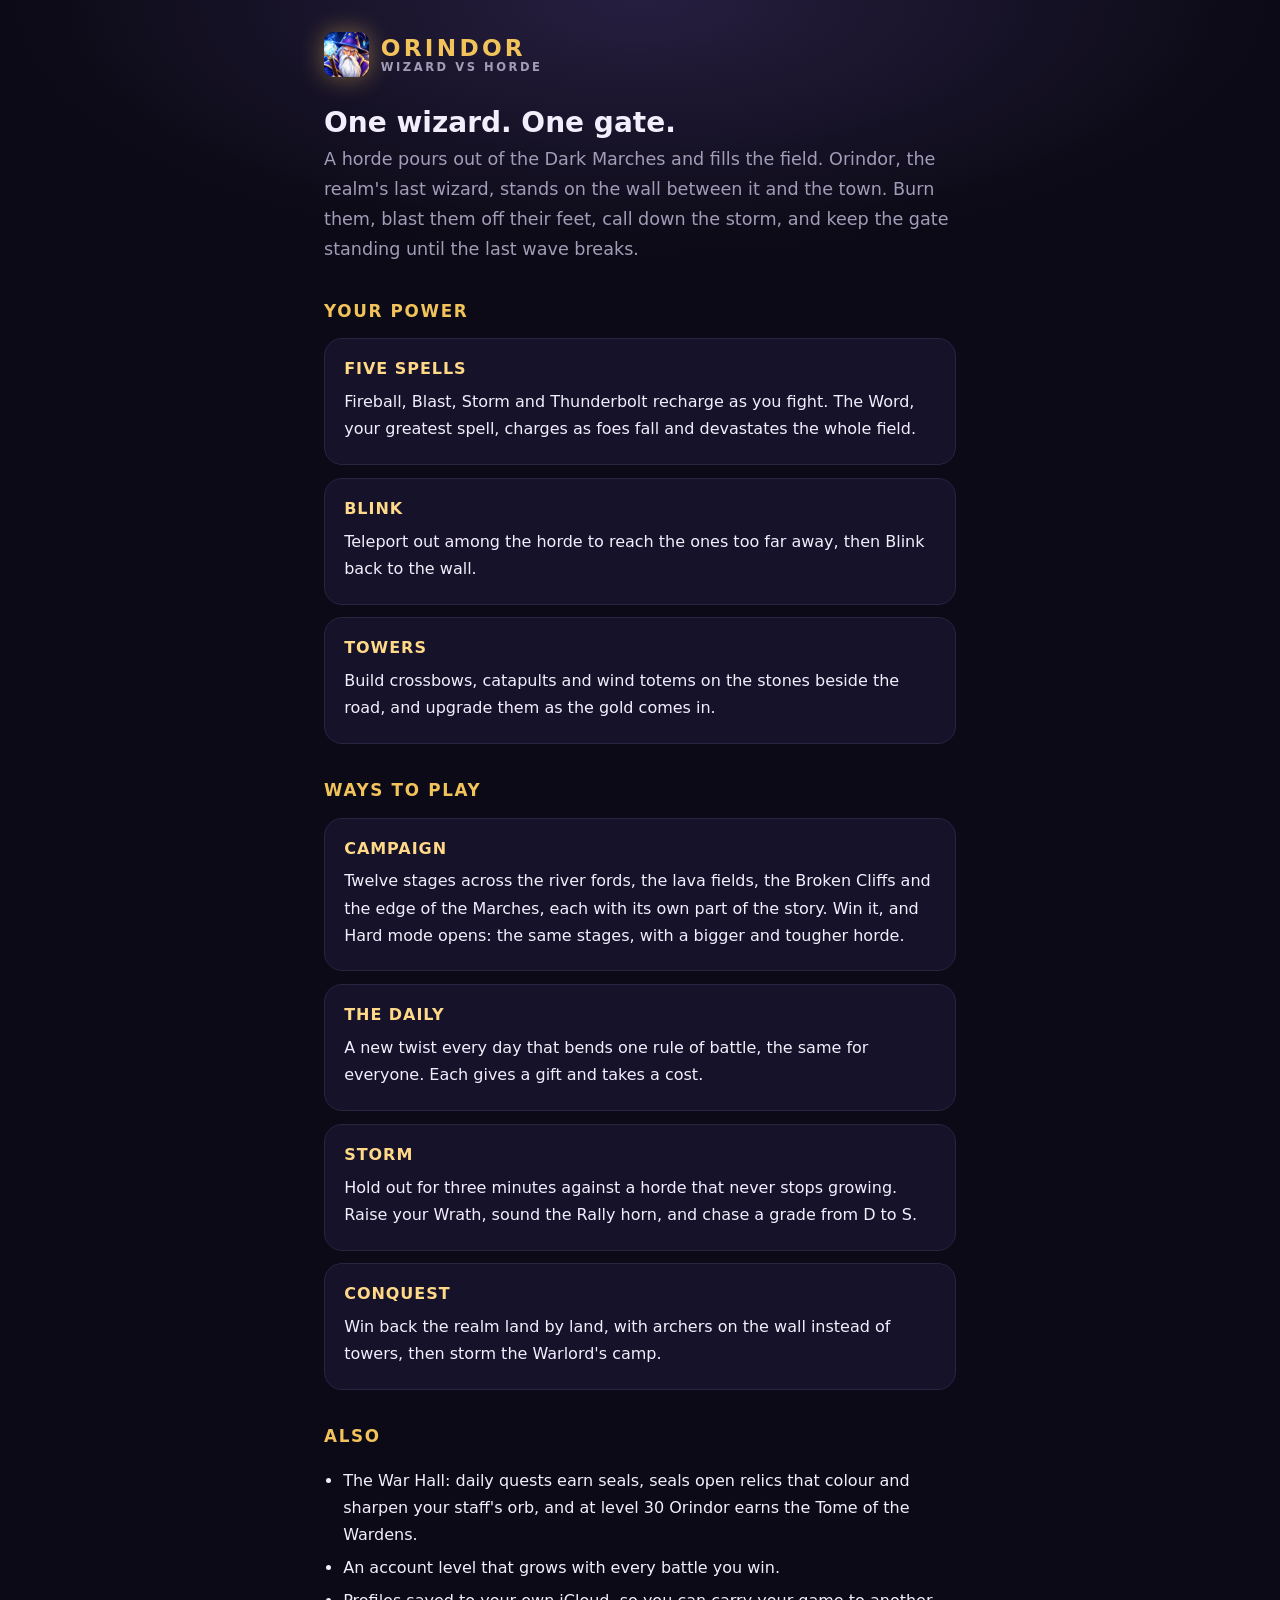
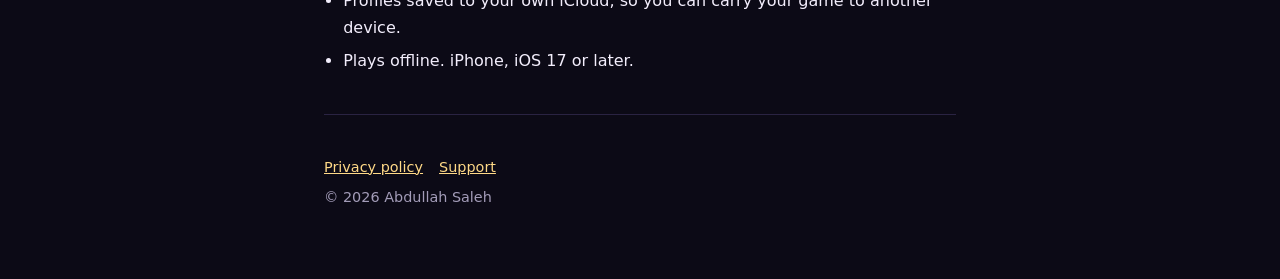
<file: index.html>
<!DOCTYPE html>
<html lang="en">
<head>
<meta charset="utf-8">
<meta name="viewport" content="width=device-width, initial-scale=1">
<title>Orindor: Wizard VS Horde — hold the gate</title>
<meta name="description" content="Orindor: Wizard VS Horde is a fantasy defense game for iPhone. Stand on the wall as Orindor, the realm's last wizard, and hold the gate against a horde that fills the field, with five spells, Blink, towers and the deadly ground itself.">
<link rel="icon" href="icon.png">
<link rel="apple-touch-icon" href="icon.png">
<link rel="stylesheet" href="style.css">
</head>
<body>
<a class="brand" href="./"><img src="icon.png" alt=""><span><b>ORINDOR</b><small>WIZARD VS HORDE</small></span></a>

<h1>One wizard. One gate.</h1>
<p class="lede">A horde pours out of the Dark Marches and fills the field. Orindor, the realm's last wizard, stands on the wall between it and the town. Burn them, blast them off their feet, call down the storm, and keep the gate standing until the last wave breaks.</p>

<h2>Your power</h2>
<div class="card"><strong>FIVE SPELLS</strong><p>Fireball, Blast, Storm and Thunderbolt recharge as you fight. The Word, your greatest spell, charges as foes fall and devastates the whole field.</p></div>
<div class="card"><strong>BLINK</strong><p>Teleport out among the horde to reach the ones too far away, then Blink back to the wall.</p></div>
<div class="card"><strong>TOWERS</strong><p>Build crossbows, catapults and wind totems on the stones beside the road, and upgrade them as the gold comes in.</p></div>

<h2>Ways to play</h2>
<div class="card"><strong>CAMPAIGN</strong><p>Twelve stages across the river fords, the lava fields, the Broken Cliffs and the edge of the Marches, each with its own part of the story. Win it, and Hard mode opens: the same stages, with a bigger and tougher horde.</p></div>
<div class="card"><strong>THE DAILY</strong><p>A new twist every day that bends one rule of battle, the same for everyone. Each gives a gift and takes a cost.</p></div>
<div class="card"><strong>STORM</strong><p>Hold out for three minutes against a horde that never stops growing. Raise your Wrath, sound the Rally horn, and chase a grade from D to S.</p></div>
<div class="card"><strong>CONQUEST</strong><p>Win back the realm land by land, with archers on the wall instead of towers, then storm the Warlord's camp.</p></div>

<h2>Also</h2>
<ul>
<li>The War Hall: daily quests earn seals, seals open relics that colour and sharpen your staff's orb, and at level 30 Orindor earns the Tome of the Wardens.</li>
<li>An account level that grows with every battle you win.</li>
<li>Profiles saved to your own iCloud, so you can carry your game to another device.</li>
<li>Plays offline. iPhone, iOS 17 or later.</li>
</ul>

<hr>
<nav class="muted"><a href="privacy/">Privacy policy</a><a href="support/">Support</a></nav>
<p class="muted">© 2026 Abdullah Saleh</p>
</body>
</html>
</file>
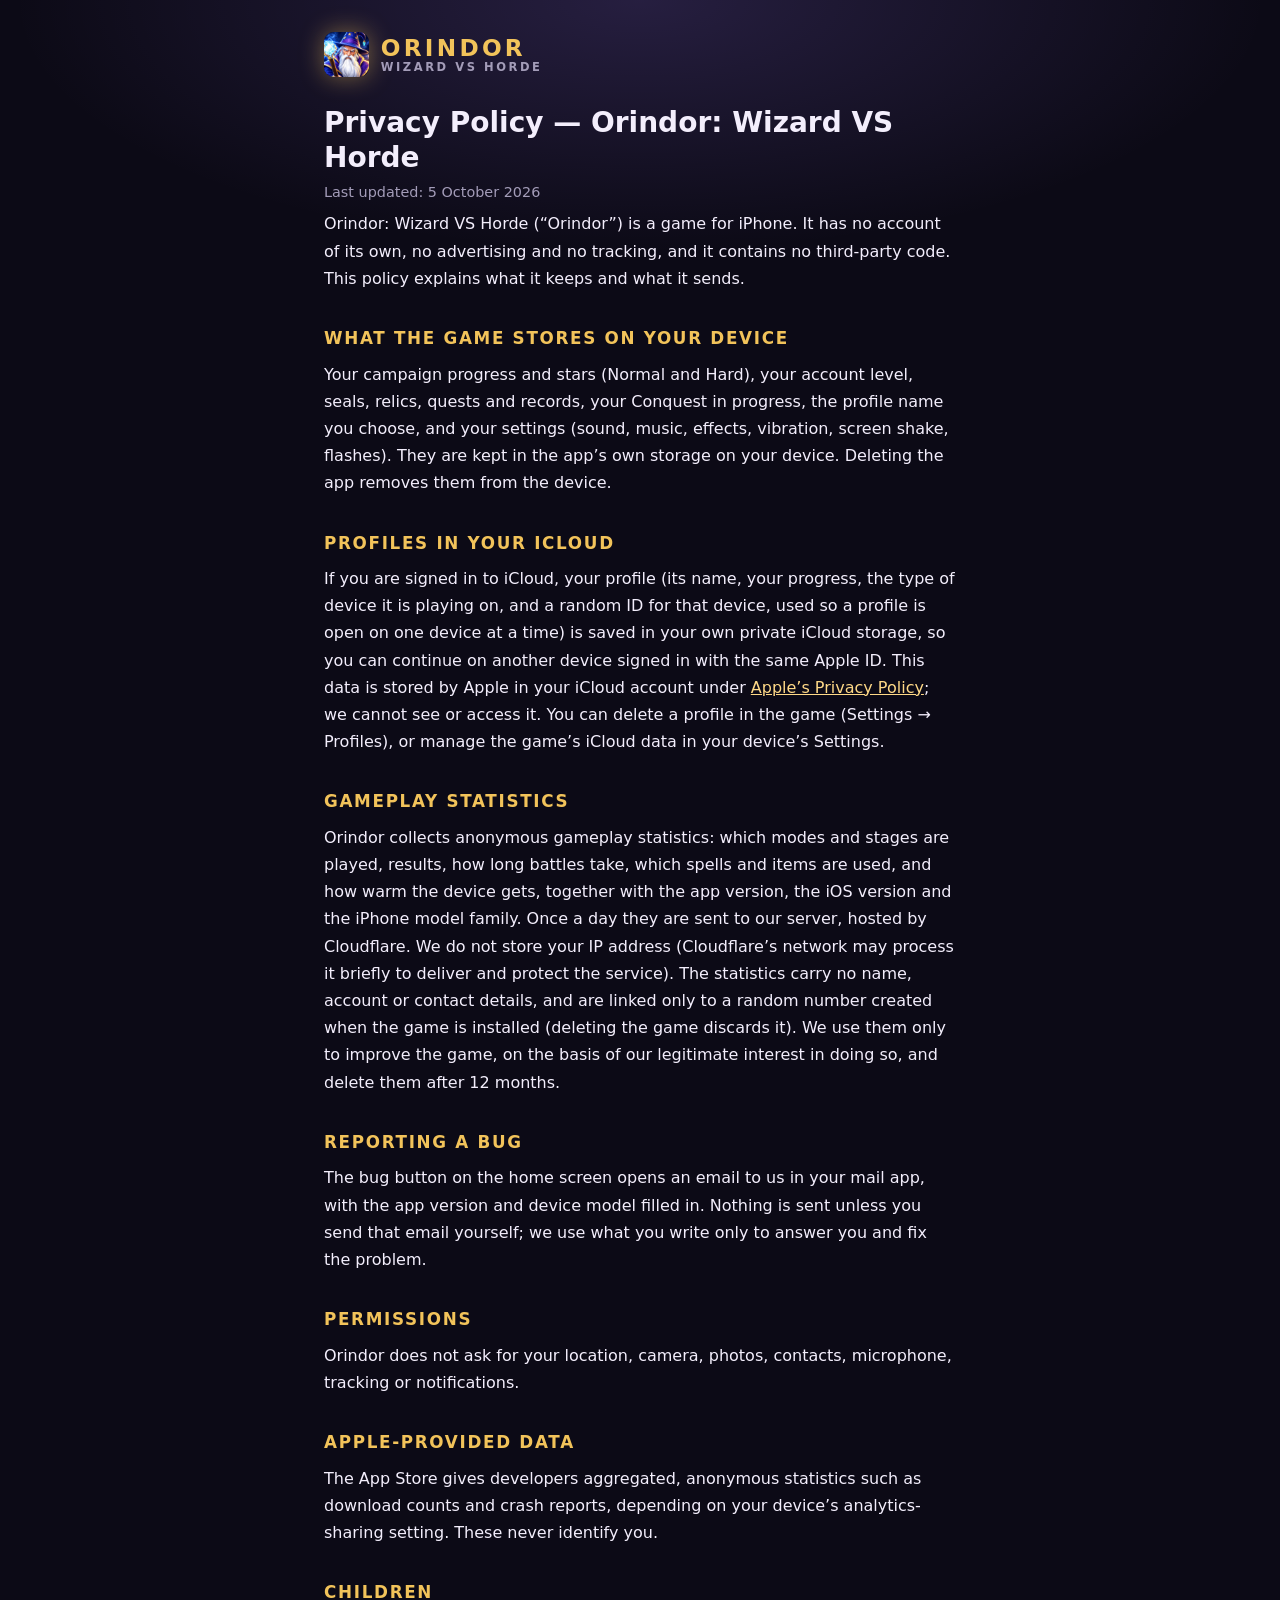
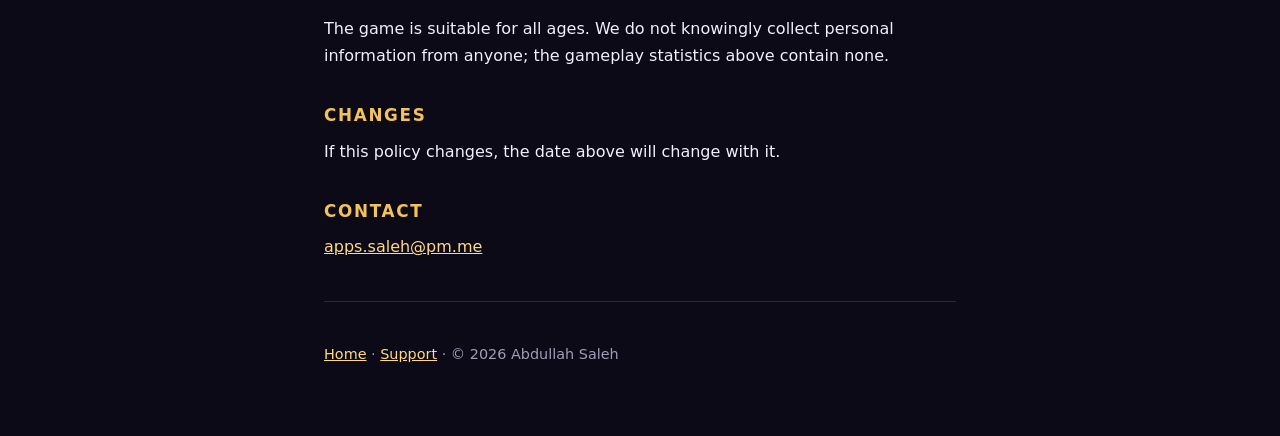
<file: privacy/index.html>
<!DOCTYPE html>
<html lang="en">
<head>
<meta charset="utf-8">
<meta name="viewport" content="width=device-width, initial-scale=1">
<title>Privacy Policy — Orindor: Wizard VS Horde</title>
<meta name="description" content="Orindor: Wizard VS Horde privacy policy: progress stays on your device and in your own iCloud; anonymous gameplay statistics help improve the game.">
<link rel="icon" href="../icon.png">
<link rel="stylesheet" href="../style.css">
</head>
<body>
<a class="brand" href="../"><img src="../icon.png" alt=""><span><b>ORINDOR</b><small>WIZARD VS HORDE</small></span></a>

<h1>Privacy Policy — Orindor: Wizard VS Horde</h1>
<p class="muted">Last updated: 5 October 2026</p>
<p>Orindor: Wizard VS Horde (“Orindor”) is a game for iPhone. It has no account of its own, no advertising and no tracking, and it contains no third-party code. This policy explains what it keeps and what it sends.</p>

<h2>What the game stores on your device</h2>
<p>Your campaign progress and stars (Normal and Hard), your account level, seals, relics, quests and records, your Conquest in progress, the profile name you choose, and your settings (sound, music, effects, vibration, screen shake, flashes). They are kept in the app’s own storage on your device. Deleting the app removes them from the device.</p>

<h2>Profiles in your iCloud</h2>
<p>If you are signed in to iCloud, your profile (its name, your progress, the type of device it is playing on, and a random ID for that device, used so a profile is open on one device at a time) is saved in your own private iCloud storage, so you can continue on another device signed in with the same Apple ID. This data is stored by Apple in your iCloud account under <a href="https://www.apple.com/legal/privacy/">Apple’s Privacy Policy</a>; we cannot see or access it. You can delete a profile in the game (Settings → Profiles), or manage the game’s iCloud data in your device’s Settings.</p>

<h2>Gameplay statistics</h2>
<p>Orindor collects anonymous gameplay statistics: which modes and stages are played, results, how long battles take, which spells and items are used, and how warm the device gets, together with the app version, the iOS version and the iPhone model family. Once a day they are sent to our server, hosted by Cloudflare. We do not store your IP address (Cloudflare’s network may process it briefly to deliver and protect the service). The statistics carry no name, account or contact details, and are linked only to a random number created when the game is installed (deleting the game discards it). We use them only to improve the game, on the basis of our legitimate interest in doing so, and delete them after 12 months.</p>

<h2>Reporting a bug</h2>
<p>The bug button on the home screen opens an email to us in your mail app, with the app version and device model filled in. Nothing is sent unless you send that email yourself; we use what you write only to answer you and fix the problem.</p>

<h2>Permissions</h2>
<p>Orindor does not ask for your location, camera, photos, contacts, microphone, tracking or notifications.</p>

<h2>Apple-provided data</h2>
<p>The App Store gives developers aggregated, anonymous statistics such as download counts and crash reports, depending on your device’s analytics-sharing setting. These never identify you.</p>

<h2>Children</h2>
<p>The game is suitable for all ages. We do not knowingly collect personal information from anyone; the gameplay statistics above contain none.</p>

<h2>Changes</h2>
<p>If this policy changes, the date above will change with it.</p>

<h2>Contact</h2>
<p><a href="mailto:apps.saleh@pm.me">apps.saleh@pm.me</a></p>

<hr>
<p class="muted"><a href="../">Home</a> · <a href="../support/">Support</a> · © 2026 Abdullah Saleh</p>
</body>
</html>
</file>
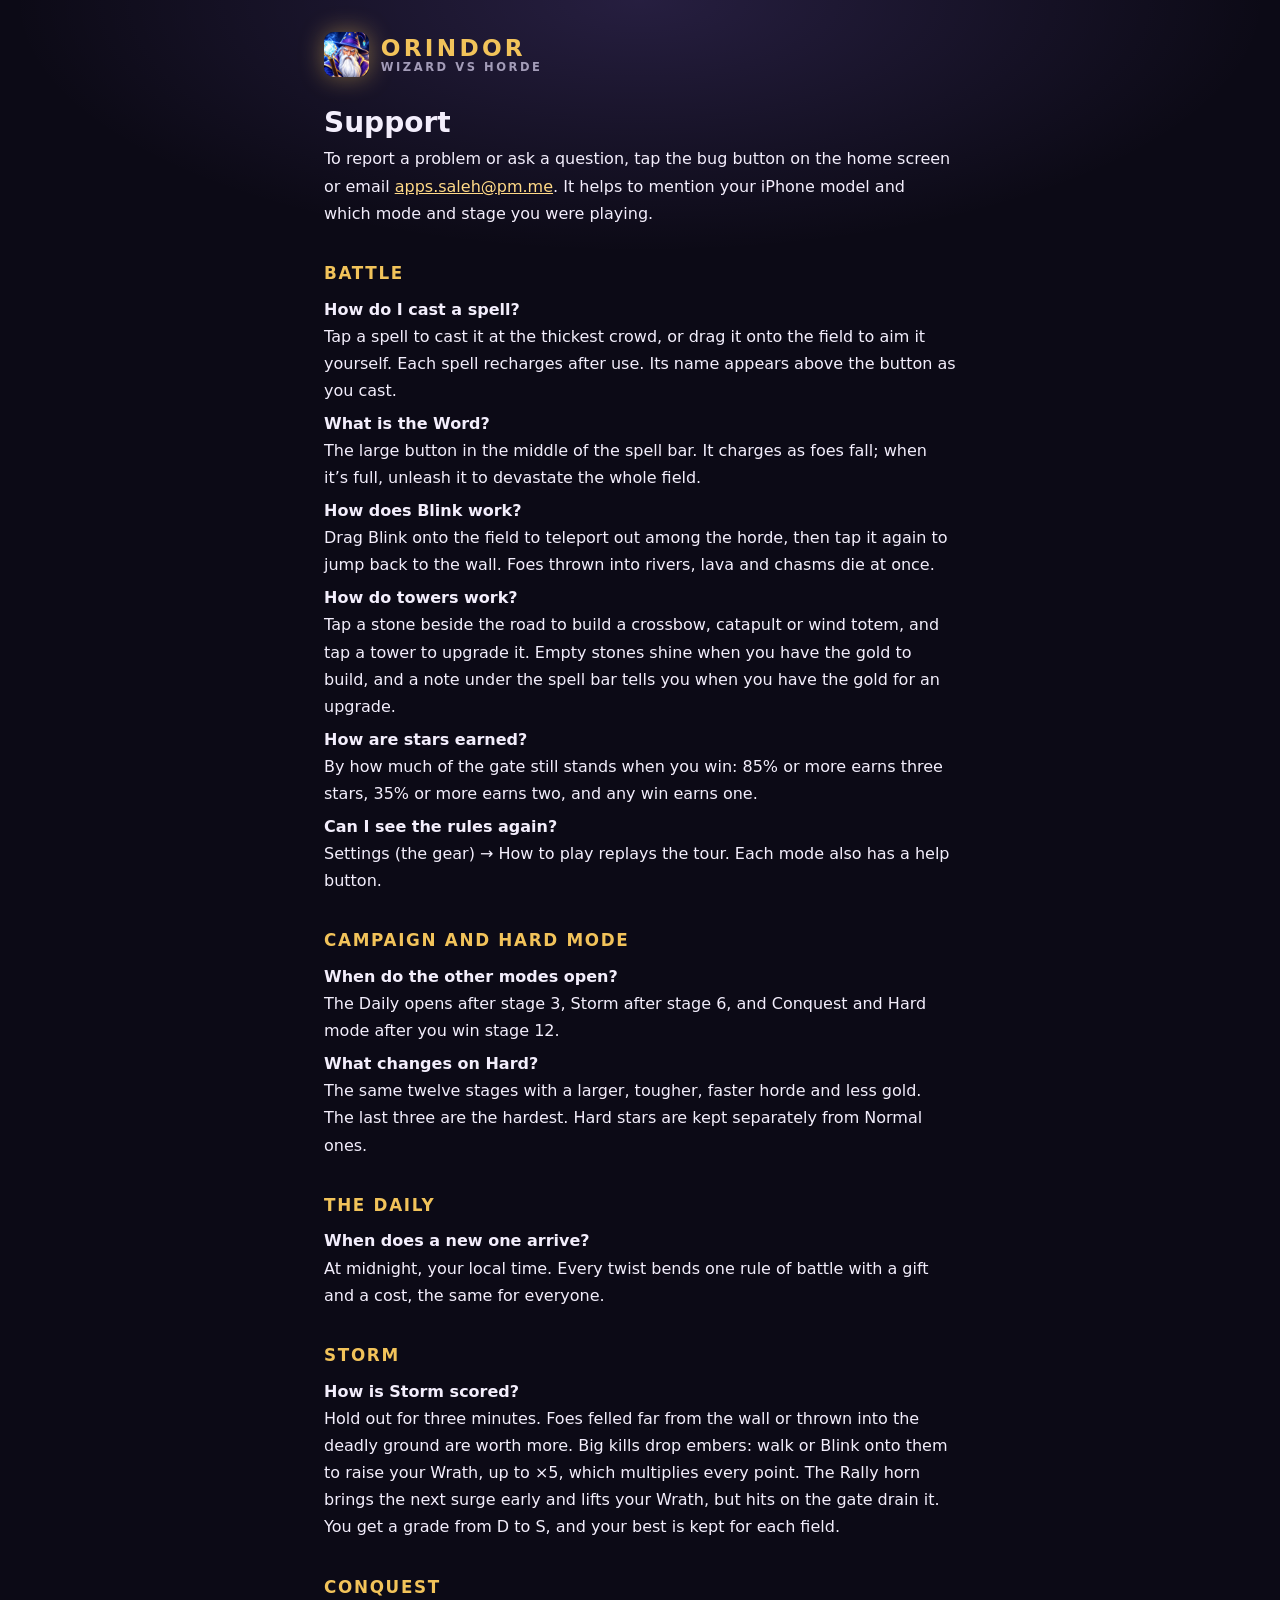
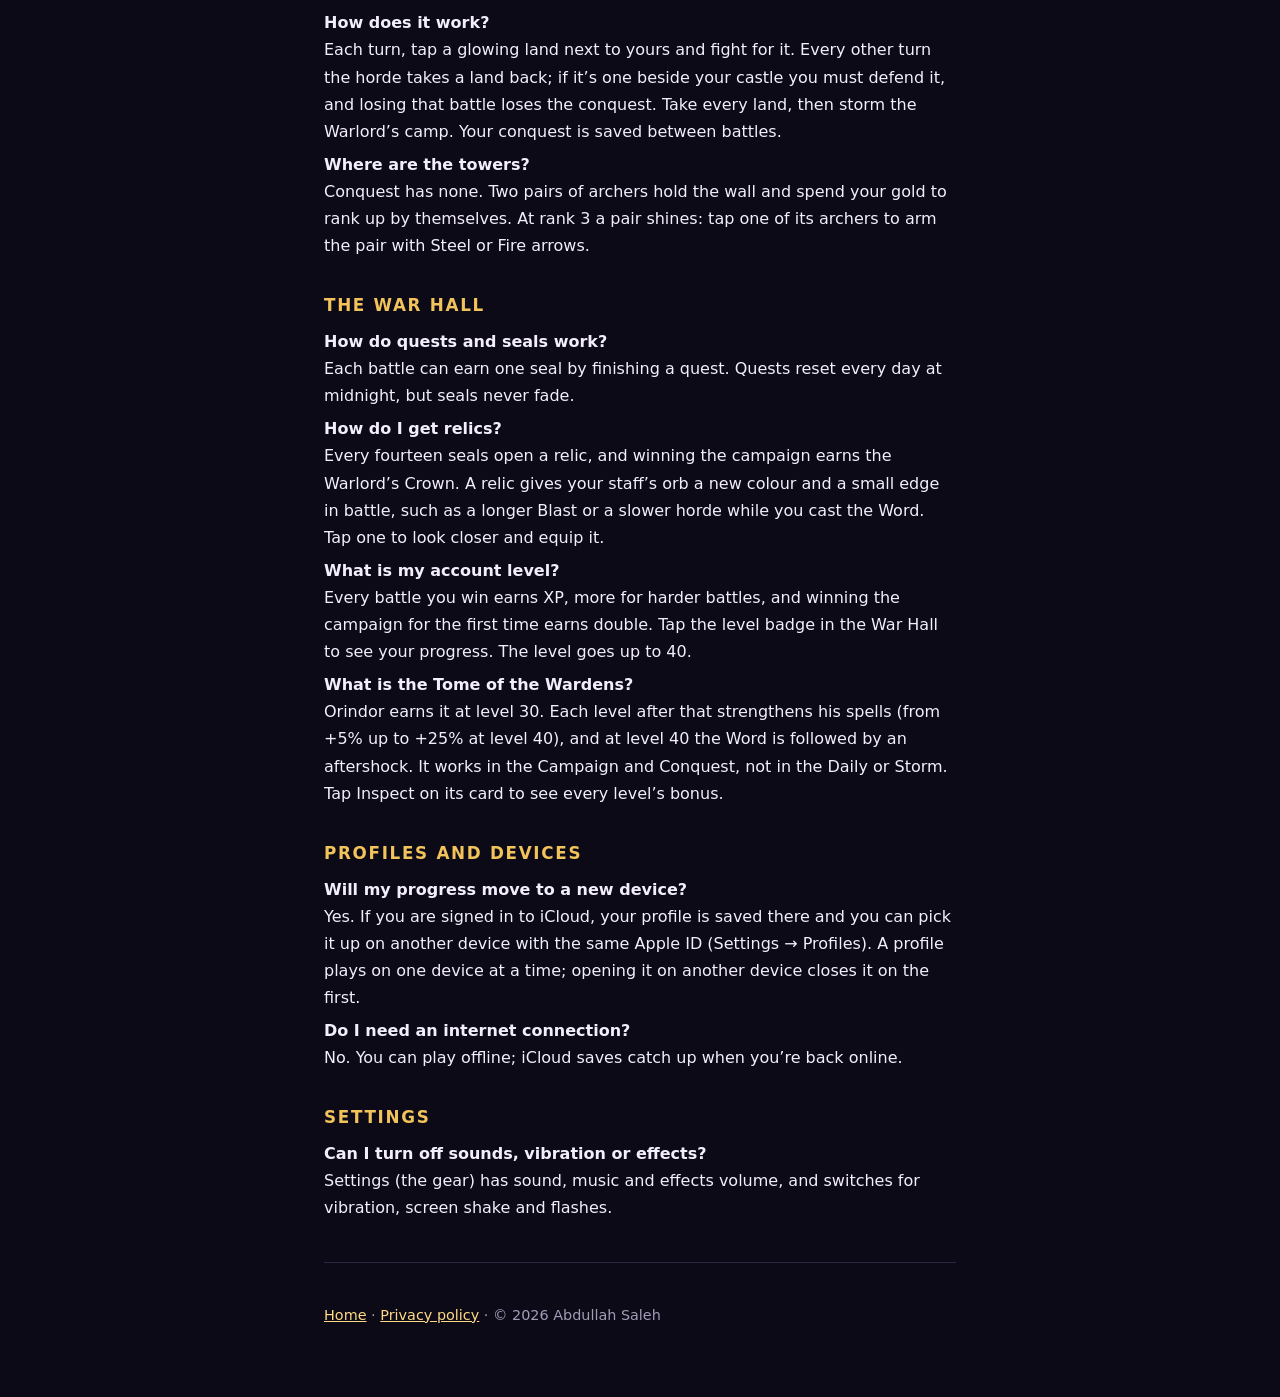
<file: support/index.html>
<!DOCTYPE html>
<html lang="en">
<head>
<meta charset="utf-8">
<meta name="viewport" content="width=device-width, initial-scale=1">
<title>Support — Orindor: Wizard VS Horde</title>
<meta name="description" content="Help with Orindor: Wizard VS Horde: spells and Blink, stars, Hard mode, the Daily, Storm, Conquest, the War Hall, profiles and settings.">
<link rel="icon" href="../icon.png">
<link rel="stylesheet" href="../style.css">
</head>
<body>
<a class="brand" href="../"><img src="../icon.png" alt=""><span><b>ORINDOR</b><small>WIZARD VS HORDE</small></span></a>
<h1>Support</h1>
<p>To report a problem or ask a question, tap the bug button on the home screen or email <a href="mailto:apps.saleh@pm.me">apps.saleh@pm.me</a>. It helps to mention your iPhone model and which mode and stage you were playing.</p>

<h2>Battle</h2>
<p><strong>How do I cast a spell?</strong><br>Tap a spell to cast it at the thickest crowd, or drag it onto the field to aim it yourself. Each spell recharges after use. Its name appears above the button as you cast.</p>
<p><strong>What is the Word?</strong><br>The large button in the middle of the spell bar. It charges as foes fall; when it’s full, unleash it to devastate the whole field.</p>
<p><strong>How does Blink work?</strong><br>Drag Blink onto the field to teleport out among the horde, then tap it again to jump back to the wall. Foes thrown into rivers, lava and chasms die at once.</p>
<p><strong>How do towers work?</strong><br>Tap a stone beside the road to build a crossbow, catapult or wind totem, and tap a tower to upgrade it. Empty stones shine when you have the gold to build, and a note under the spell bar tells you when you have the gold for an upgrade.</p>
<p><strong>How are stars earned?</strong><br>By how much of the gate still stands when you win: 85% or more earns three stars, 35% or more earns two, and any win earns one.</p>
<p><strong>Can I see the rules again?</strong><br>Settings (the gear) → How to play replays the tour. Each mode also has a help button.</p>

<h2>Campaign and Hard mode</h2>
<p><strong>When do the other modes open?</strong><br>The Daily opens after stage 3, Storm after stage 6, and Conquest and Hard mode after you win stage 12.</p>
<p><strong>What changes on Hard?</strong><br>The same twelve stages with a larger, tougher, faster horde and less gold. The last three are the hardest. Hard stars are kept separately from Normal ones.</p>

<h2>The Daily</h2>
<p><strong>When does a new one arrive?</strong><br>At midnight, your local time. Every twist bends one rule of battle with a gift and a cost, the same for everyone.</p>

<h2>Storm</h2>
<p><strong>How is Storm scored?</strong><br>Hold out for three minutes. Foes felled far from the wall or thrown into the deadly ground are worth more. Big kills drop embers: walk or Blink onto them to raise your Wrath, up to ×5, which multiplies every point. The Rally horn brings the next surge early and lifts your Wrath, but hits on the gate drain it. You get a grade from D to S, and your best is kept for each field.</p>

<h2>Conquest</h2>
<p><strong>How does it work?</strong><br>Each turn, tap a glowing land next to yours and fight for it. Every other turn the horde takes a land back; if it’s one beside your castle you must defend it, and losing that battle loses the conquest. Take every land, then storm the Warlord’s camp. Your conquest is saved between battles.</p>
<p><strong>Where are the towers?</strong><br>Conquest has none. Two pairs of archers hold the wall and spend your gold to rank up by themselves. At rank 3 a pair shines: tap one of its archers to arm the pair with Steel or Fire arrows.</p>

<h2>The War Hall</h2>
<p><strong>How do quests and seals work?</strong><br>Each battle can earn one seal by finishing a quest. Quests reset every day at midnight, but seals never fade.</p>
<p><strong>How do I get relics?</strong><br>Every fourteen seals open a relic, and winning the campaign earns the Warlord’s Crown. A relic gives your staff’s orb a new colour and a small edge in battle, such as a longer Blast or a slower horde while you cast the Word. Tap one to look closer and equip it.</p>
<p><strong>What is my account level?</strong><br>Every battle you win earns XP, more for harder battles, and winning the campaign for the first time earns double. Tap the level badge in the War Hall to see your progress. The level goes up to 40.</p>
<p><strong>What is the Tome of the Wardens?</strong><br>Orindor earns it at level 30. Each level after that strengthens his spells (from +5% up to +25% at level 40), and at level 40 the Word is followed by an aftershock. It works in the Campaign and Conquest, not in the Daily or Storm. Tap Inspect on its card to see every level’s bonus.</p>

<h2>Profiles and devices</h2>
<p><strong>Will my progress move to a new device?</strong><br>Yes. If you are signed in to iCloud, your profile is saved there and you can pick it up on another device with the same Apple ID (Settings → Profiles). A profile plays on one device at a time; opening it on another device closes it on the first.</p>
<p><strong>Do I need an internet connection?</strong><br>No. You can play offline; iCloud saves catch up when you’re back online.</p>

<h2>Settings</h2>
<p><strong>Can I turn off sounds, vibration or effects?</strong><br>Settings (the gear) has sound, music and effects volume, and switches for vibration, screen shake and flashes.</p>

<hr>
<p class="muted"><a href="../">Home</a> · <a href="../privacy/">Privacy policy</a> · © 2026 Abdullah Saleh</p>
</body>
</html>
</file>
<file: style.css>
:root { color-scheme: dark; --bg: #0c0a16; --surface: #16122a; --text: #f3eefc; --dim: #a39cb8; --gold: #f2c35a; --soft: #ffd987; --violet: #9d7bff; --line: #2a2342; }
* { box-sizing: border-box; }
body { font-family: -apple-system, "SF Pro Text", "Segoe UI", system-ui, sans-serif; max-width: 42rem; margin: 0 auto; padding: 2rem 1.25rem 4rem; line-height: 1.7; color: var(--text);
  background: radial-gradient(ellipse 70% 40% at 50% 0%, rgba(157,123,255,.18), transparent 70%), var(--bg); background-attachment: fixed; min-height: 100vh; }
a { color: var(--soft); }
h1 { font-size: 1.75rem; font-weight: 800; margin: 0 0 .35rem; line-height: 1.25; }
h2 { font-size: 1.05rem; font-weight: 800; letter-spacing: .1em; text-transform: uppercase; margin: 2rem 0 .5rem; color: var(--gold); }
p, li { margin: .35rem 0; }
ul { padding-inline-start: 1.2rem; }
.muted { color: var(--dim); font-size: .9rem; }
.brand { display: inline-flex; align-items: center; gap: .75rem; margin-bottom: 1.75rem; color: inherit; text-decoration: none; }
.brand img { width: 2.8rem; height: 2.8rem; border-radius: 22%; box-shadow: 0 0 24px rgba(242,195,90,.45); }
.brand span { display: flex; flex-direction: column; line-height: 1.1; }
.brand b { font-size: 1.45rem; letter-spacing: .14em; color: var(--gold); }
.brand small { font-size: .72rem; font-weight: 700; letter-spacing: .22em; color: var(--dim); }
.lede { font-size: 1.1rem; color: var(--dim); }
.card { background: var(--surface); border: 1px solid var(--line); border-radius: 18px; padding: 1rem 1.2rem; margin: .8rem 0; }
.card strong { color: var(--soft); letter-spacing: .06em; }
nav a { margin-inline-end: 1rem; }
hr { border: 0; border-top: 1px solid var(--line); margin: 2.5rem 0; }
</file>
